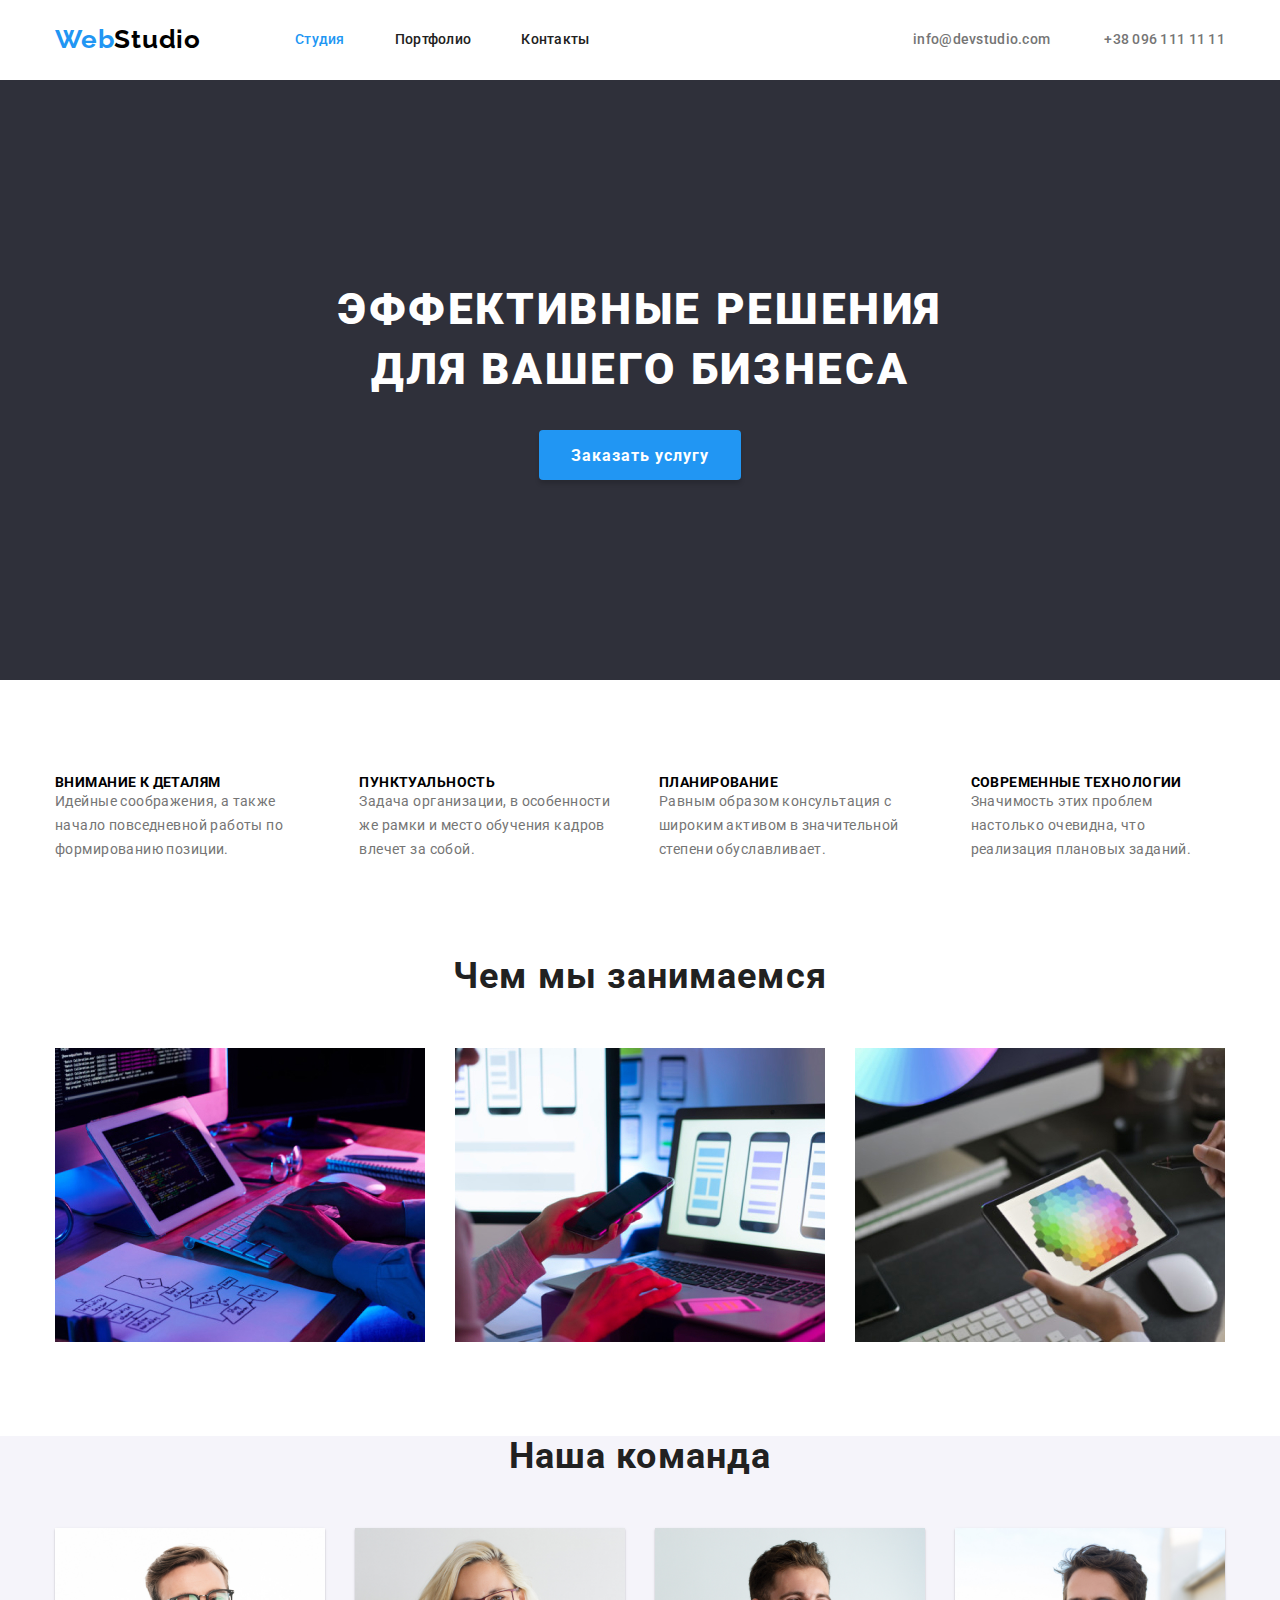
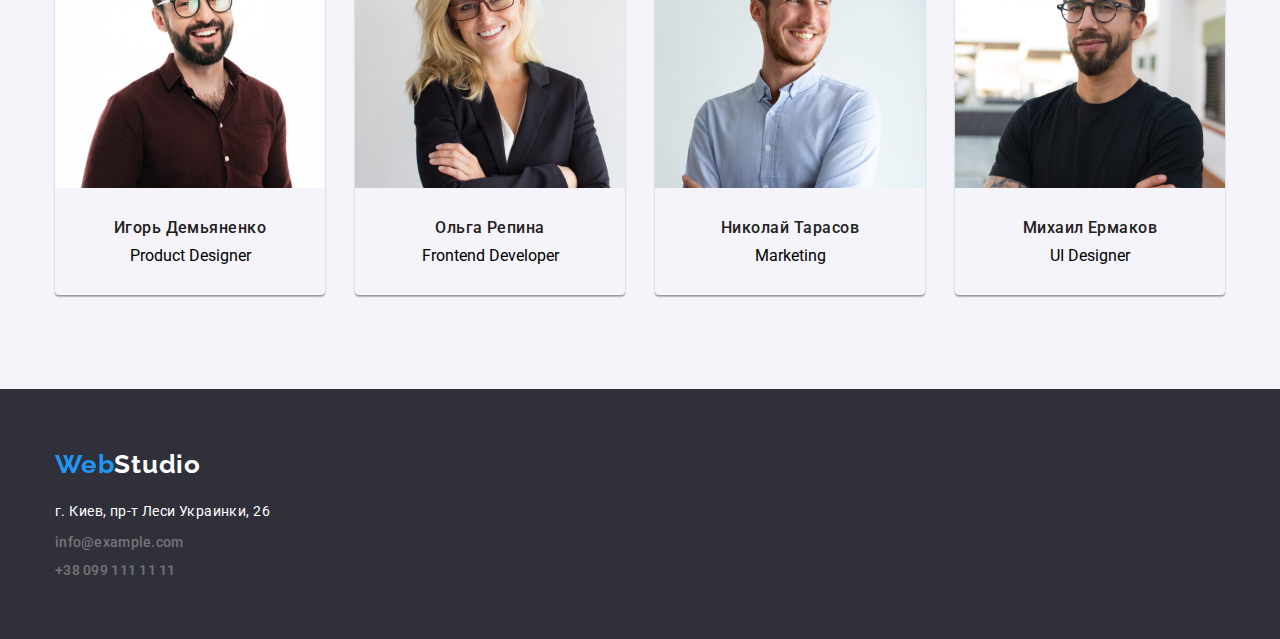
<file: index.html>
<!DOCTYPE html>
<html lang="ru">
  <head>
    <meta charset="UTF-8" />
    <meta name="viewport" content="width=device-width, initial-scale=1.0" />
    <title>Веб студия</title>
    <link
      rel="stylesheet"
      href="https://cdnjs.cloudflare.com/ajax/libs/modern-normalize/1.0.0/modern-normalize.css"
    />
    <link
      href="https://fonts.googleapis.com/css2?family=Raleway:wght@700&family=Roboto:wght@400;500;700;900&display=swap"
      rel="stylesheet"
    />
    <link rel="stylesheet" href="./css/styles.css" />
  </head>
  <body>
    <header class="header">
      <div class="container">
        <nav class="navigation">
          <a
            class="logo link"
            lang="en"
            href="index.html"
            aria-label="логотип веб студия"
            >Web<span class="span">Studio</span></a
          >
          <ul class="navigation-list list">
            <li class="navigation-list-item">
              <a class="navigation-list-link active link" href="index.html"
                >Студия</a
              >
            </li>
            <li class="navigation-list-item">
              <a class="navigation-list-link link" href="portfolio.html"
                >Портфолио</a
              >
            </li>
            <li class="navigation-list-item">
              <a class="navigation-list-link link" href="">Контакты</a>
            </li>
          </ul>
        </nav>

        <address class="address">
          <a class="contact-mail-link link" href="mailto:info@devstudio.com"
            >info@devstudio.com</a
          >
          <a class="contact-tel-link link" href="tel:+380961111111"
            >+38 096 111 11 11</a
          >
        </address>
      </div>
    </header>
    <main>
      <!--Эффективные решения для вашего бизнеса-->
      <section class="main">
        <div class="container">
          <h1 class="main-title">Эффективные решения для вашего бизнеса</h1>
          <button class="main-modal-btn" type="button">Заказать услугу</button>
        </div>
      </section>
      <!--Особенности-->
      <section class="features">
        <div class="container">
          <h2 hidden>Особенности</h2>
          <ul class="features-list list">
            <li class="features-list-item">
              <h2 class="features-title">Внимание к деталям</h2>
              <p class="features-description">
                Идейные соображения, а также начало повседневной работы по
                формированию позиции.
              </p>
            </li>
            <li class="features-list-item">
              <h2 class="features-title">Пунктуальность</h2>
              <p class="features-description">
                Задача организации, в особенности же рамки и место обучения
                кадров влечет за собой.
              </p>
            </li>
            <li class="features-list-item">
              <h2 class="features-title">Планирование</h2>
              <p class="features-description">
                Равным образом консультация с широким активом в значительной
                степени обуславливает.
              </p>
            </li>
            <li class="features-list-item">
              <h2 class="features-title">Современные технологии</h2>
              <p class="features-description">
                Значимость этих проблем настолько очевидна, что реализация
                плановых заданий.
              </p>
            </li>
          </ul>
        </div>
      </section>

      <!--Чем мы занимаемся-->
      <section class="doing">
        <div class="container">
          <h2 class="doing-title">Чем мы занимаемся</h2>
          <ul class="doing-list list">
            <li class="doing-list-item">
              <img
                class="doing-list-img"
                src="./images/what-are-we-doing/img.jpg"
                alt="работник пишет код"
                width="370"
                height="294"
              />
            </li>
            <li class="doing-list-item">
              <img
                class="doing-list-img"
                src="./images/what-are-we-doing/img-1.jpg"
                alt="работник придумывает дизайн телефона"
                width="370"
                height="294"
              />
            </li>
            <li class="doing-list-item">
              <img
                class="doing-list-img"
                src="./images/what-are-we-doing/img-2.jpg"
                alt="работник играет на планшете"
                width="370"
                height="294"
              />
            </li>
          </ul>
        </div>
      </section>

      <!--Наша команда-->
      <section class="team">
        <div class="container">
          <h2 class="team-title">Наша команда</h2>
          <ul class="team-list list">
            <li class="team-list-item">
              <img
                class="team-list-img"
                src="./images/our-team/img.jpg"
                alt="дизайнер"
                width="270"
                height="260"
              />
              <h3 class="team-name">Игорь Демьяненко</h3>
              <p class="team-job" lang="en">Product Designer</p>
            </li>
            <li class="team-list-item">
              <img
                class="team-list-img"
                src="./images/our-team/img-1.jpg"
                alt="фронтенд разработчик"
                width="270"
                height="260"
              />
              <h3 class="team-name">Ольга Репина</h3>
              <p class="team-job" lang="en">Frontend Developer</p>
            </li>
            <li class="team-list-item">
              <img
                class="team-list-img"
                src="./images/our-team/img-2.jpg"
                alt="дизайнер маркетинга"
                width="270"
                height="260"
              />
              <h3 class="team-name">Николай Тарасов</h3>
              <p class="team-job" lang="en">Marketing</p>
            </li>
            <li class="team-list-item">
              <img
                class="team-list-img"
                src="./images/our-team/img-3.jpg"
                alt="дизайнер"
                width="270"
                height="260"
              />
              <h3 class="team-name">Михаил Ермаков</h3>
              <p class="team-job" lang="en">UI Designer</p>
            </li>
          </ul>
        </div>
      </section>
    </main>
    <footer class="footer">
      <div class="container">
        <a
          class="logo link"
          lang="en"
          href="index.html"
          aria-label="логотип веб студия"
          >Web<span class="span-white">Studio</span></a
        >
        <address class="address">
          <ul class="contact-list list">
            <li class="footer-list-link list">
              <a
                class="contact-address-link link"
                href="https://goo.gl/maps/19wEJfJxNfgpNZEA8"
                target="_blank"
                >г. Киев, пр-т Леси Украинки, 26</a
              >
            </li>
            <li class="footer-list-link list">
              <a class="contact-mail-link link" href="mailto:info@example.com"
                >info@example.com</a
              >
            </li>
            <li class="footer-list-link-last list">
              <a class="contact-tel-link link" href="tel:+380991111111"
                >+38 099 111 11 11</a
              >
            </li>
          </ul>
        </address>
      </div>
    </footer>
  </body>
</html>
</file>
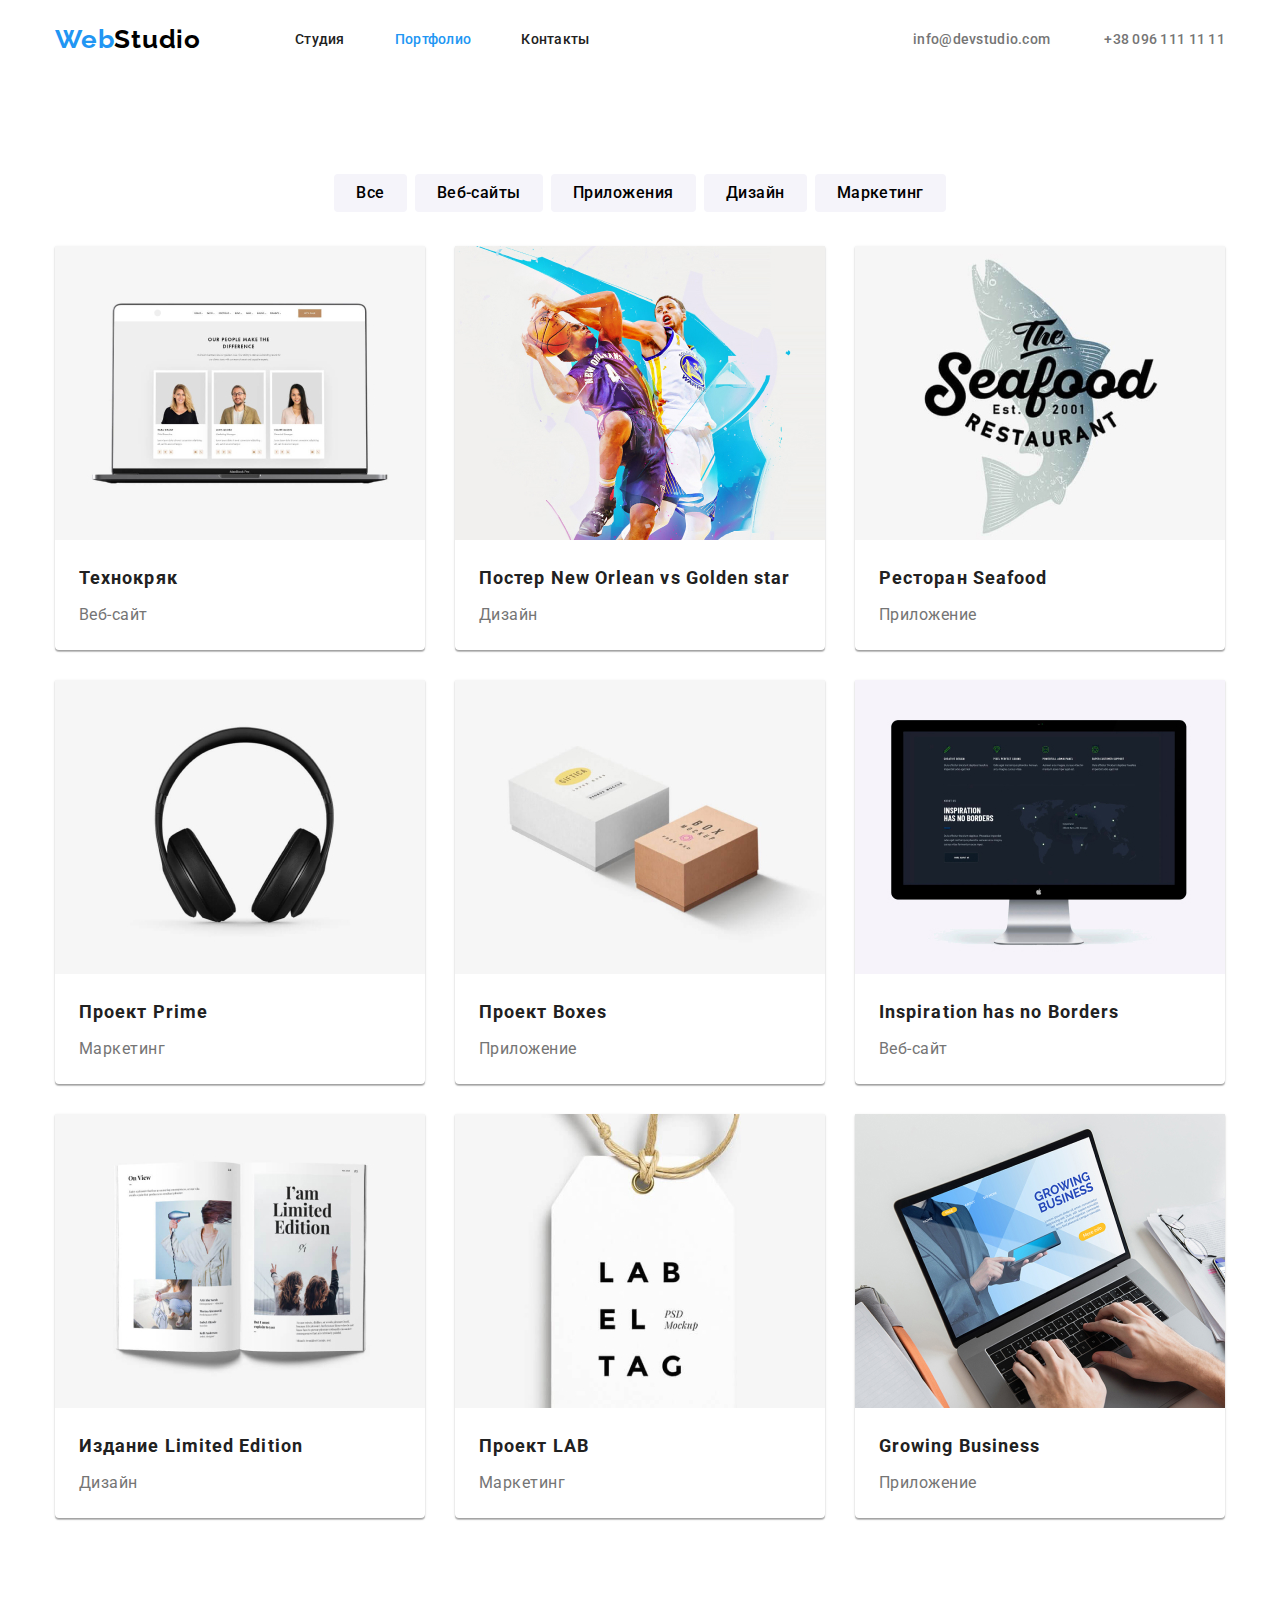
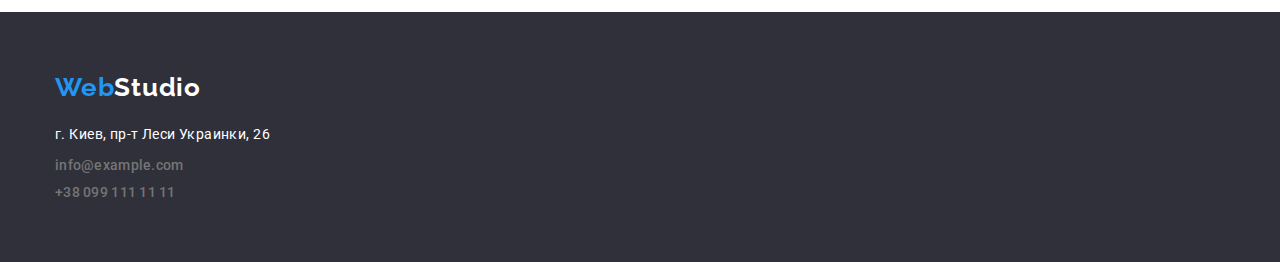
<file: portfolio.html>
<!DOCTYPE html>
<html lang="ru">
  <head>
    <meta charset="UTF-8" />
    <meta name="viewport" content="width=device-width, initial-scale=1.0" />
    <title>Портфолио</title>
    <link
      rel="stylesheet"
      href="https://cdnjs.cloudflare.com/ajax/libs/modern-normalize/1.0.0/modern-normalize.css"
    />
    <link
      href="https://fonts.googleapis.com/css2?family=Raleway:wght@700&family=Roboto:wght@400;500;700;900&display=swap"
      rel="stylesheet"
    />
    <link rel="stylesheet" href="./css/styles.css" />
  </head>
  <body>
    <header class="header">
      <div class="container">
        <nav class="navigation">
          <a
            class="logo link"
            lang="en"
            href="index.html"
            aria-label="логотип веб студия"
            >Web<span class="span">Studio</span></a
          >
          <ul class="navigation-list list">
            <li class="navigation-list-item">
              <a class="navigation-list-link link" href="index.html">Студия</a>
            </li>
            <li class="navigation-list-item">
              <a class="navigation-list-link active link" href="portfolio.html"
                >Портфолио</a
              >
            </li>
            <li class="navigation-list-item">
              <a class="navigation-list-link link" href="">Контакты</a>
            </li>
          </ul>
        </nav>

        <address class="address">
          <a class="contact-mail-link link" href="mailto:info@devstudio.com"
            >info@devstudio.com</a
          >
          <a class="contact-tel-link link" href="tel:+380961111111"
            >+38 096 111 11 11</a
          >
        </address>
      </div>
    </header>
    <main>
      <!--Портфолио-->
      <section class="hero">
        <div class="container">
          <h1 class="title" hidden>Наши проекты</h1>
          <ul class="hero-list-btn">
            <li class="hero-list list">
              <button class="modal-btn" type="button">Все</button>
            </li>
            <li class="hero-list list">
              <button class="modal-btn" type="button">Веб-сайты</button>
            </li>
            <li class="hero-list list">
              <button class="modal-btn" type="button">Приложения</button>
            </li>
            <li class="hero-list list">
              <button class="modal-btn" type="button">Дизайн</button>
            </li>
            <li class="hero-list list">
              <button class="modal-btn" type="button">Маркетинг</button>
            </li>
          </ul>
          <div class="container-img">
            <ul class="hero-list-gallery">
              <li class="hero-list-item list">
                <img
                  class="hero-list-img"
                  src="./images/portfolio/img.jpg"
                  alt="ноутбук"
                  width="370"
                  height="294"
                />
                <h2 class="hero-title">Технокряк</h2>
                <p class="description">Веб-сайт</p>
                <p></p>
              </li>
              <li class="hero-list-item list">
                <img
                  class="hero-list-img"
                  src="./images/portfolio/img-1.jpg"
                  alt="игроки баскетбола"
                  width="370"
                  height="294"
                />
                <h2 class="hero-title">
                  Постер <span lang="en">New Orlean vs Golden star</span>
                </h2>
                <p class="description">Дизайн</p>
                <p></p>
              </li>
              <li class="hero-list-item list">
                <img
                  class="hero-list-img"
                  src="./images/portfolio/img-2.jpg"
                  alt="логотип ресторана"
                  width="370"
                  height="294"
                />
                <h2 class="hero-title">
                  Ресторан <span lang="en">Seafood</span>
                </h2>
                <p class="description">Приложение</p>
                <p></p>
              </li>
              <li class="hero-list-item list">
                <img
                  class="hero-list-img"
                  src="./images/portfolio/img-3.jpg"
                  alt="наушники"
                  width="370"
                  height="294"
                />
                <h2 class="hero-title">Проект <span lang="en">Prime</span></h2>
                <p class="description">Маркетинг</p>
                <p></p>
              </li>
              <li class="hero-list-item list">
                <img
                  class="hero-list-img"
                  src="./images/portfolio/img-4.jpg"
                  alt="картон"
                  width="370"
                  height="294"
                />
                <h2 class="hero-title">Проект <span lang="en">Boxes</span></h2>
                <p class="description">Приложение</p>
                <p></p>
              </li>
              <li class="hero-list-item list">
                <img
                  class="hero-list-img"
                  src="./images/portfolio/img-5.jpg"
                  alt="монитор"
                  width="370"
                  height="294"
                />
                <h2 class="hero-title" lang="en">Inspiration has no Borders</h2>
                <p class="description">Веб-сайт</p>
                <p></p>
              </li>
              <li class="hero-list-item list">
                <img
                  class="hero-list-img"
                  src="./images/portfolio/img-6.jpg"
                  alt="книга"
                  width="370"
                  height="294"
                />
                <h2 class="hero-title">
                  Издание <span lang="en">Limited Edition</span>
                </h2>
                <p class="description">Дизайн</p>
                <p></p>
              </li>
              <li class="hero-list-item list">
                <img
                  class="hero-list-img"
                  src="./images/portfolio/img-7.jpg"
                  alt="брелок"
                  width="370"
                  height="294"
                />
                <h2 class="hero-title">Проект <span lang="en">LAB</span></h2>
                <p class="description">Маркетинг</p>
                <p></p>
              </li>
              <li class="hero-list-item list">
                <img
                  class="hero-list-img"
                  src="./images/portfolio/img-8.jpg"
                  alt="ноутбук"
                  width="370"
                  height="294"
                />
                <h2 class="hero-title" lang="en">Growing Business</h2>
                <p class="description">Приложение</p>
                <p></p>
              </li>
            </ul>
          </div>
        </div>
      </section>
    </main>
    <footer class="footer">
      <div class="container container-portfolio">
        <a
          class="logo link"
          lang="en"
          href="index.html"
          aria-label="логотип веб студия"
          >Web<span class="span-white">Studio</span></a
        >
        <address class="address">
          <ul class="contact-list">
            <li class="footer-list-link list">
              <a
                class="contact-address-link link"
                href="https://goo.gl/maps/19wEJfJxNfgpNZEA8"
                target="_blank"
                >г. Киев, пр-т Леси Украинки, 26</a
              >
            </li>
            <li class="footer-list-link list">
              <a class="contact-mail-link link" href="mailto:info@example.com"
                >info@example.com</a
              >
            </li>
            <li class="footer-list-link-last list">
              <a class="contact-tel-link link" href="tel:+380991111111"
                >+38 099 111 11 11</a
              >
            </li>
          </ul>
        </address>
      </div>
    </footer>
  </body>
</html>
</file>
<file: css/styles.css>
*,
*::before,
*::after {
  margin: 0;
  padding: 0;
}
body {
  font-family: 'Roboto', sans-serif;
  font-style: normal;
}

.container {
  width: 1200px;
  padding: 0 15px;
  margin: 0 auto;
}

.list {
  list-style: none;
}

.link {
  text-decoration: none;
}

img {
  display: block;
}

.span {
  color: #000000;
}

.span-white{
  color: #FFFFFF;
}
/*=========HEADER==========*/

.header {
  padding-top: 24px;
  padding-bottom: 25px;
}
.header .container {
  display: flex;
  align-items: center;
}

.header .address {
  margin-left: auto;
  
}

.contact-mail-link {
  margin-right: 50px;
}
.navigation {
  display: flex;
  align-items: center;
}

.navigation-list {
  display: flex;
}
.logo {
  font-family: Raleway;
  font-style: normal;
  font-weight: 700;
  font-size: 26px;
  line-height: 1.192;
  letter-spacing: 0.03em;
  color: #2196f3;
  margin-right: 94px;
}

.address {
  font-style: normal;
}

.navigation-list-link {
  font-weight: 500;
  font-size: 14px;
  line-height: 1.142;
  letter-spacing: 0.02em;
  color: #212121;
}

.navigation-list-item:not(:last-child) {
  margin-right: 50px;
}

.navigation-list-link:hover,
.navigation-list-link:focus,
.contact-mail-link:hover,
.contact-mail-link:focus,
.contact-tel-link:hover,
.contact-tel-link:focus
 {
  color: #2196f3;
}

.active{
  color: #2196f3
}


.contact-mail-link,
.contact-tel-link {
  font-weight: 500;
  font-size: 14px;
  line-height: 1.142;
  letter-spacing: 0.02em;

  color: #757575;
}
/*=========END HEADER==========*/
/*=========HERO=============*/


.hero-list-btn{
  display: flex;
  margin-top: 94px;
  justify-content: center;
}


.modal-btn {
  font-family: Roboto;
  font-style: normal;
  font-weight: 500;
  font-size: 16px;
  line-height: 1.625;
  letter-spacing: 0.03em;
  background: #F5F4FA;
  border-radius: 4px;
  padding: 6px 22px;
  border: none;
}

.hero-list:not(:last-child){
  padding-right: 8px;
}

.modal-btn:hover, 
.modal-btn:focus
{
  color: #FFFFFF;
  background-color: #2196F3;
}
    .container-img{
      display: flex;
      margin-top: 34px;
    }
    
    .hero-list-gallery{
    display: flex;
    flex-wrap: wrap;
    }

     .hero-list-item{
     margin-right: 30px;
     margin-bottom: 30px;
     box-shadow: 0px 1px 3px rgba(0, 0, 0, 0.12), 0px 1px 1px rgba(0, 0, 0, 0.14), 0px 2px 1px rgba(0, 0, 0, 0.2);
border-radius: 0px 0px 4px 4px;
}
    .hero-list-item:nth-child(3n){
     margin-right: 0px;
    }

    .hero-list-item:nth-last-child(-n + 3){
      margin-bottom: 0px;
    }
    
.hero-title {
  font-weight: 700;
  font-size: 18px;
  line-height: 2;
  letter-spacing: 0.06em;
  color: #212121;
  margin-top: 20px;
  margin-right: 24px;
  margin-left: 24px;
}

.description {
  font-weight: 400;
  font-size: 16px;
  line-height: 1.875;
  letter-spacing: 0.03em;
  color: #757575;
  margin-top: 4px;
  margin-bottom: 20px;
  margin-right: 24px;
  margin-left: 24px;
}


/*========= ENDHERO=============*/

/*=========MAIN=============*/
.main {
  background-color: #2f303a;
  margin-left: auto;
  margin-right: auto;
}

.main .container {
  width: 1200px;
  margin-left: auto;
  margin-right: auto;
  padding-right: 15px;
  padding-left: 15px;
  text-align: center;
  background-color: #2f303a;
}
.main-title {
  font-weight: 900;
  font-size: 44px;
  line-height: 1.363;
  letter-spacing: 0.06em;
  text-align: center;
  text-transform: uppercase;
  color: #ffffff;
  margin-top: 0;
  margin-bottom: 30px;
  padding-top: 200px;
  padding-right: 246px;
  padding-left: 246px;
}

.main-modal-btn {
  font-family: Roboto;
  font-style: normal;
  font-weight: 700;
  font-size: 16px;
  line-height: 1.875;
  letter-spacing: 0.06em;
  min-width: 200px;
  height: 50px;
  color: #ffffff;
  background: #2196f3;
  box-shadow: 0px 4px 4px rgba(0, 0, 0, 0.15);
  border-radius: 4px;
  padding: 11px 32px;
  margin-bottom: 200px;
  border: none;
}
/*=========END MAIN=============*/
/*=========FEATURES=============*/
.features-list {
  display: flex;
  margin-top: 94px;
  margin-bottom: 94px;
}

.features-list-item:not(:last-child) {
  margin-right: 30px;
}
.features-title {
  font-weight: 700;
  font-size: 14px;
  line-height: 1.142;
  letter-spacing: 0.03em;
  text-transform: uppercase;
}

.features-description {
  font-weight: 400;
  font-size: 14px;
  line-height: 1.714;
  letter-spacing: 0.03em;
  color: #757575;
}
/*=========END FEATURES=============*/
/*=========DOING=============*/

.doing-list {
  display: flex;
  margin-bottom: 94px;
}

.doing-title {
  margin-bottom: 50px;
}

.doing-list-item:not(:last-child) {
  margin-right: 30px;
}
.doing-title,
.team-title {
  font-weight: 700;
  font-size: 36px;
  line-height: 1.166;
  text-align: center;
  letter-spacing: 0.03em;
  color: #212121;
}
/*=========END DOING=============*/
/*=========TEAM=============*/
.team-name {
  font-weight: 500;
  font-size: 16px;
  line-height: 1.187;
  text-align: center;
  letter-spacing: 0.03em;
  color: #212121;
}

.team{
  background-color:#F5F4FA;
}
.team-title {
  margin-top: 94px;
  margin-bottom: 50px;
}
.team-list {
  display: flex;
}
.team-list-item:not(:last-child){
  margin-right: 30px;}
  .team-list-item{
    margin-bottom: 94px;
    box-shadow: 0px 1px 3px rgba(0, 0, 0, 0.12), 0px 1px 1px rgba(0, 0, 0, 0.14), 0px 2px 1px rgba(0, 0, 0, 0.2);
border-radius: 0px 0px 4px 4px;
  }
  .team-name{
    margin-top: 30px;
  }
  .team-job{
    text-align: center;
    margin-top: 10px;
    margin-bottom: 30px;
  }

}
.team-job {
  font-weight: normal;
  font-size: 16px;
  line-height: 1.187;
  text-align: center;
  letter-spacing: 0.03em;
  color: #757575;
}

/*=========END TEAM=============*/

/*=========FOOTER=============*/

.footer{
  background-color: #2F303A;
}
.footer .container-portfolio{
  margin-top: 94px;
}
.footer .logo{
  display: flex;
  padding-top: 60px;
  margin-bottom: 20px;

}
.contact-address-link {
  font-weight: 400;
  font-size: 14px;
  line-height: 1.714;
  letter-spacing: 0.03em;
  color:#FFFFFF;
}

.footer-list-link:not(:last-child){
  margin-bottom: 9px;
}
 
.footer-list-link-last{
padding-bottom: 60px;
}
/*=========END FOOTER=============*/
</file>
